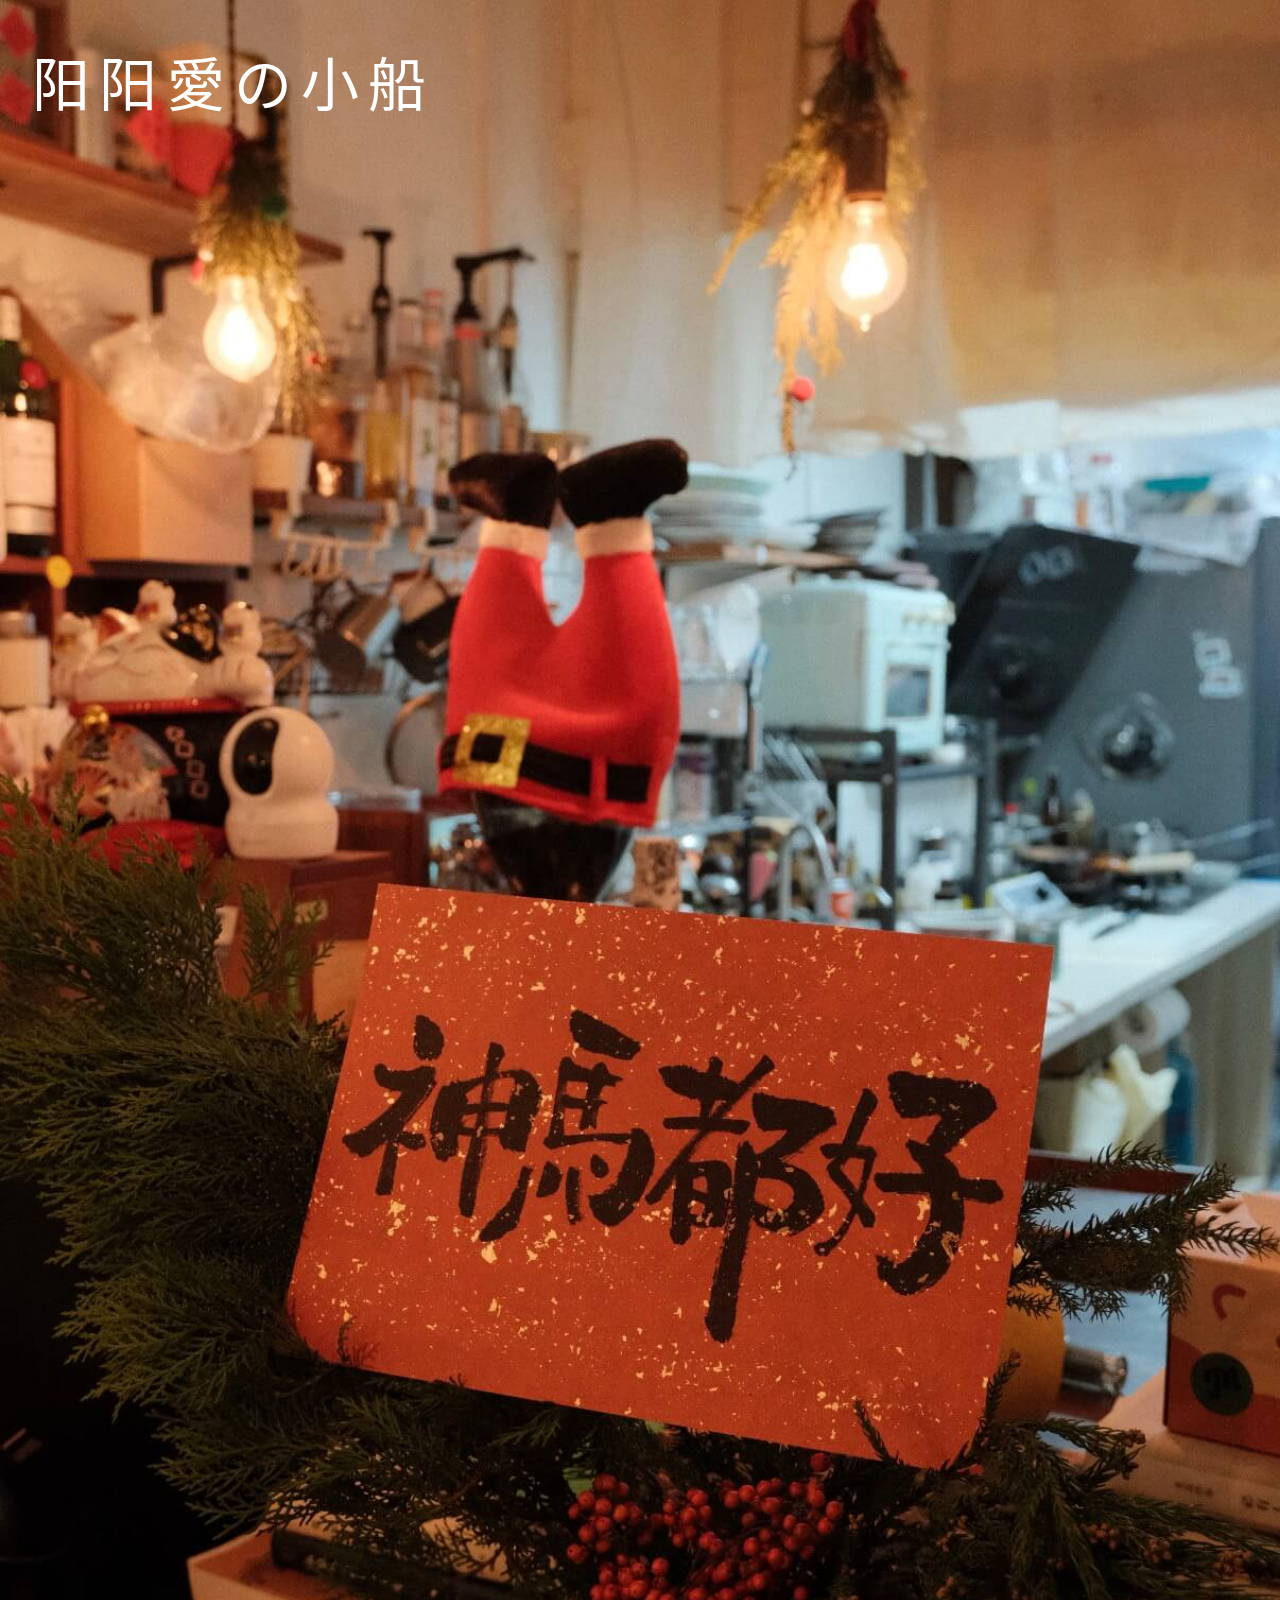
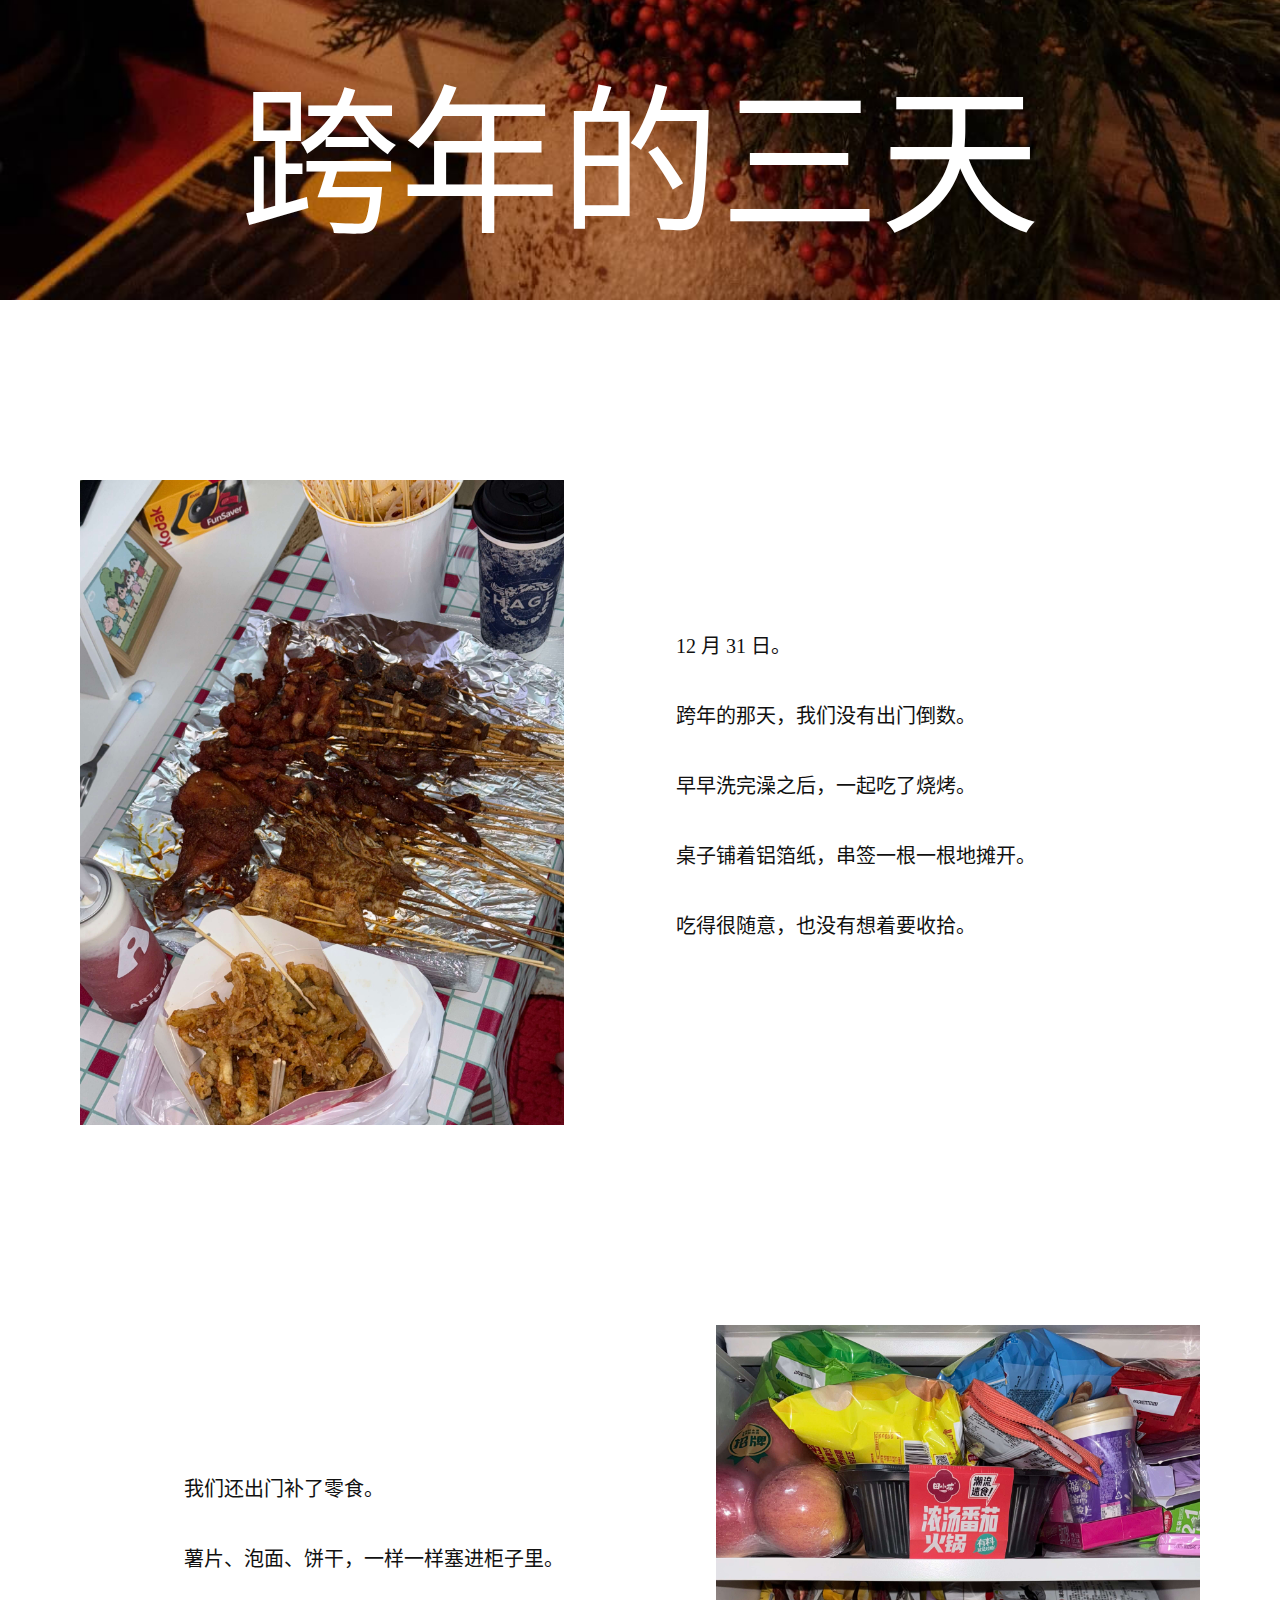
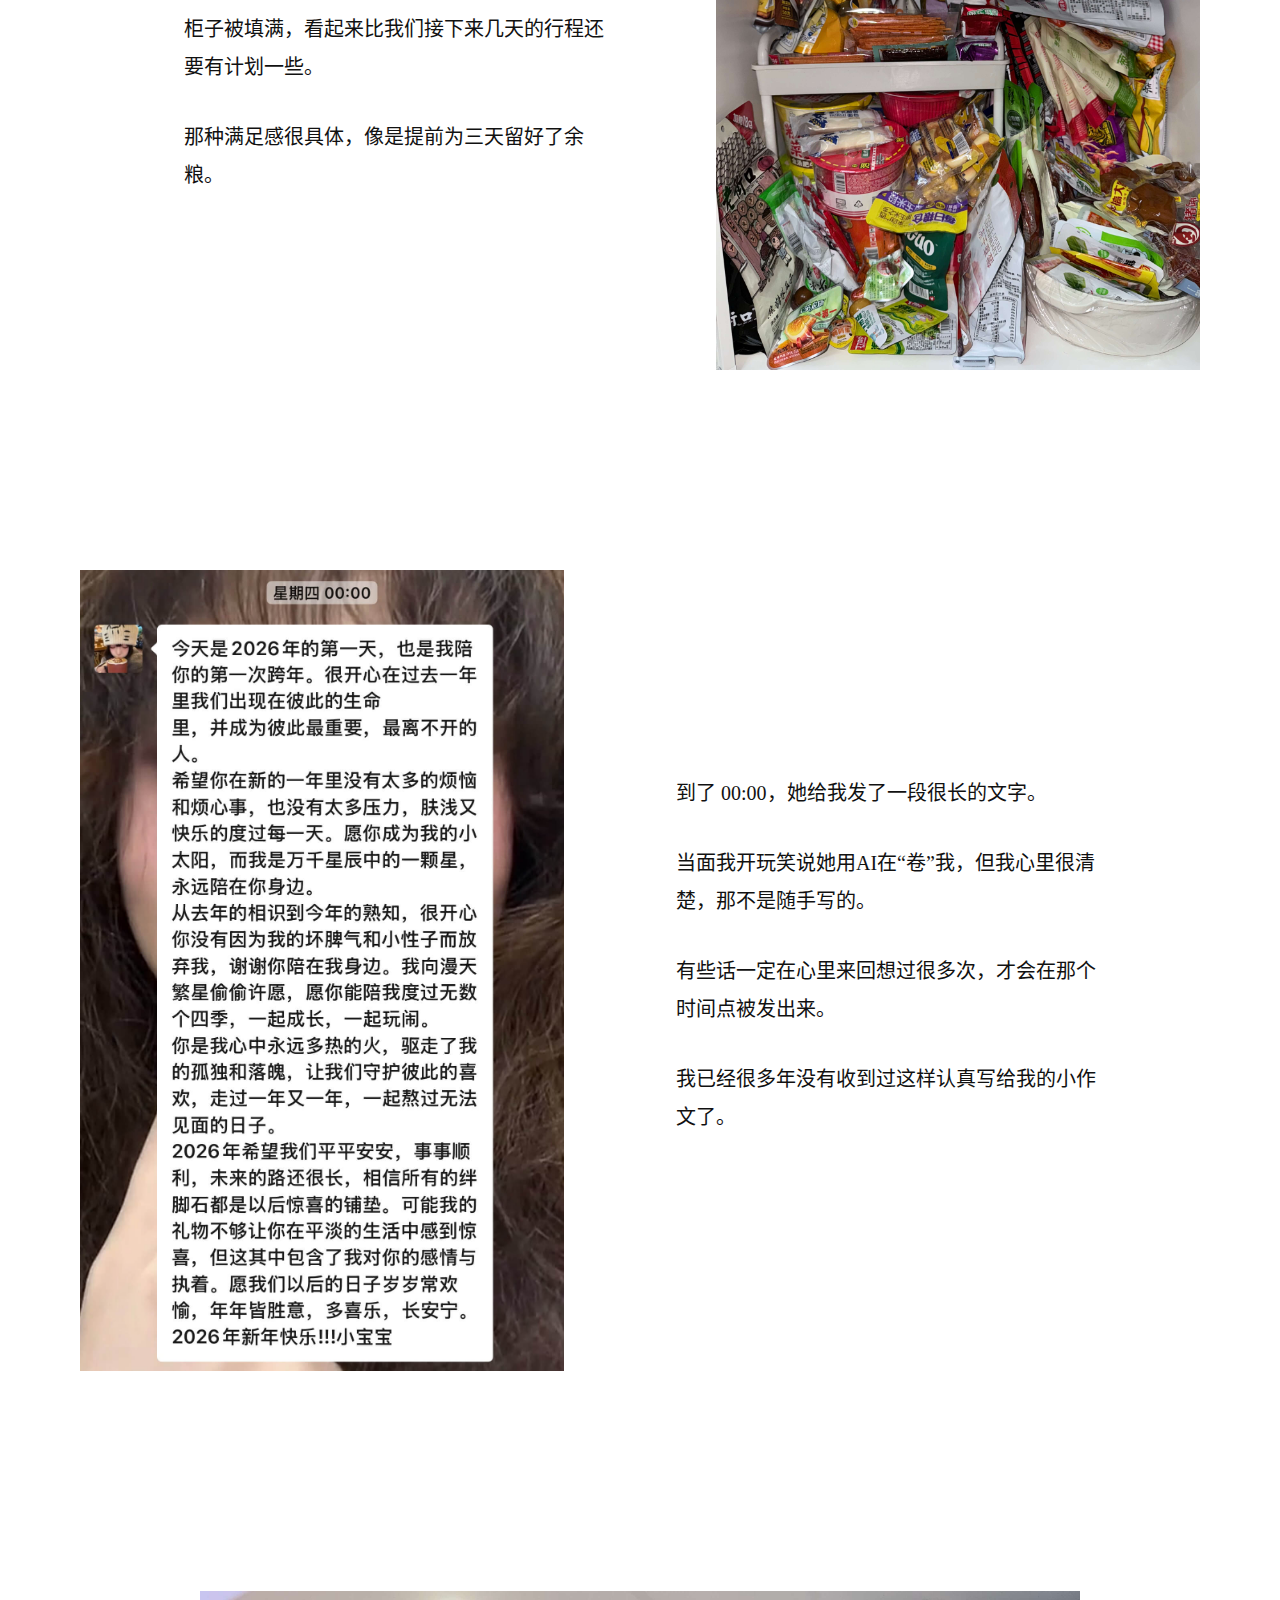
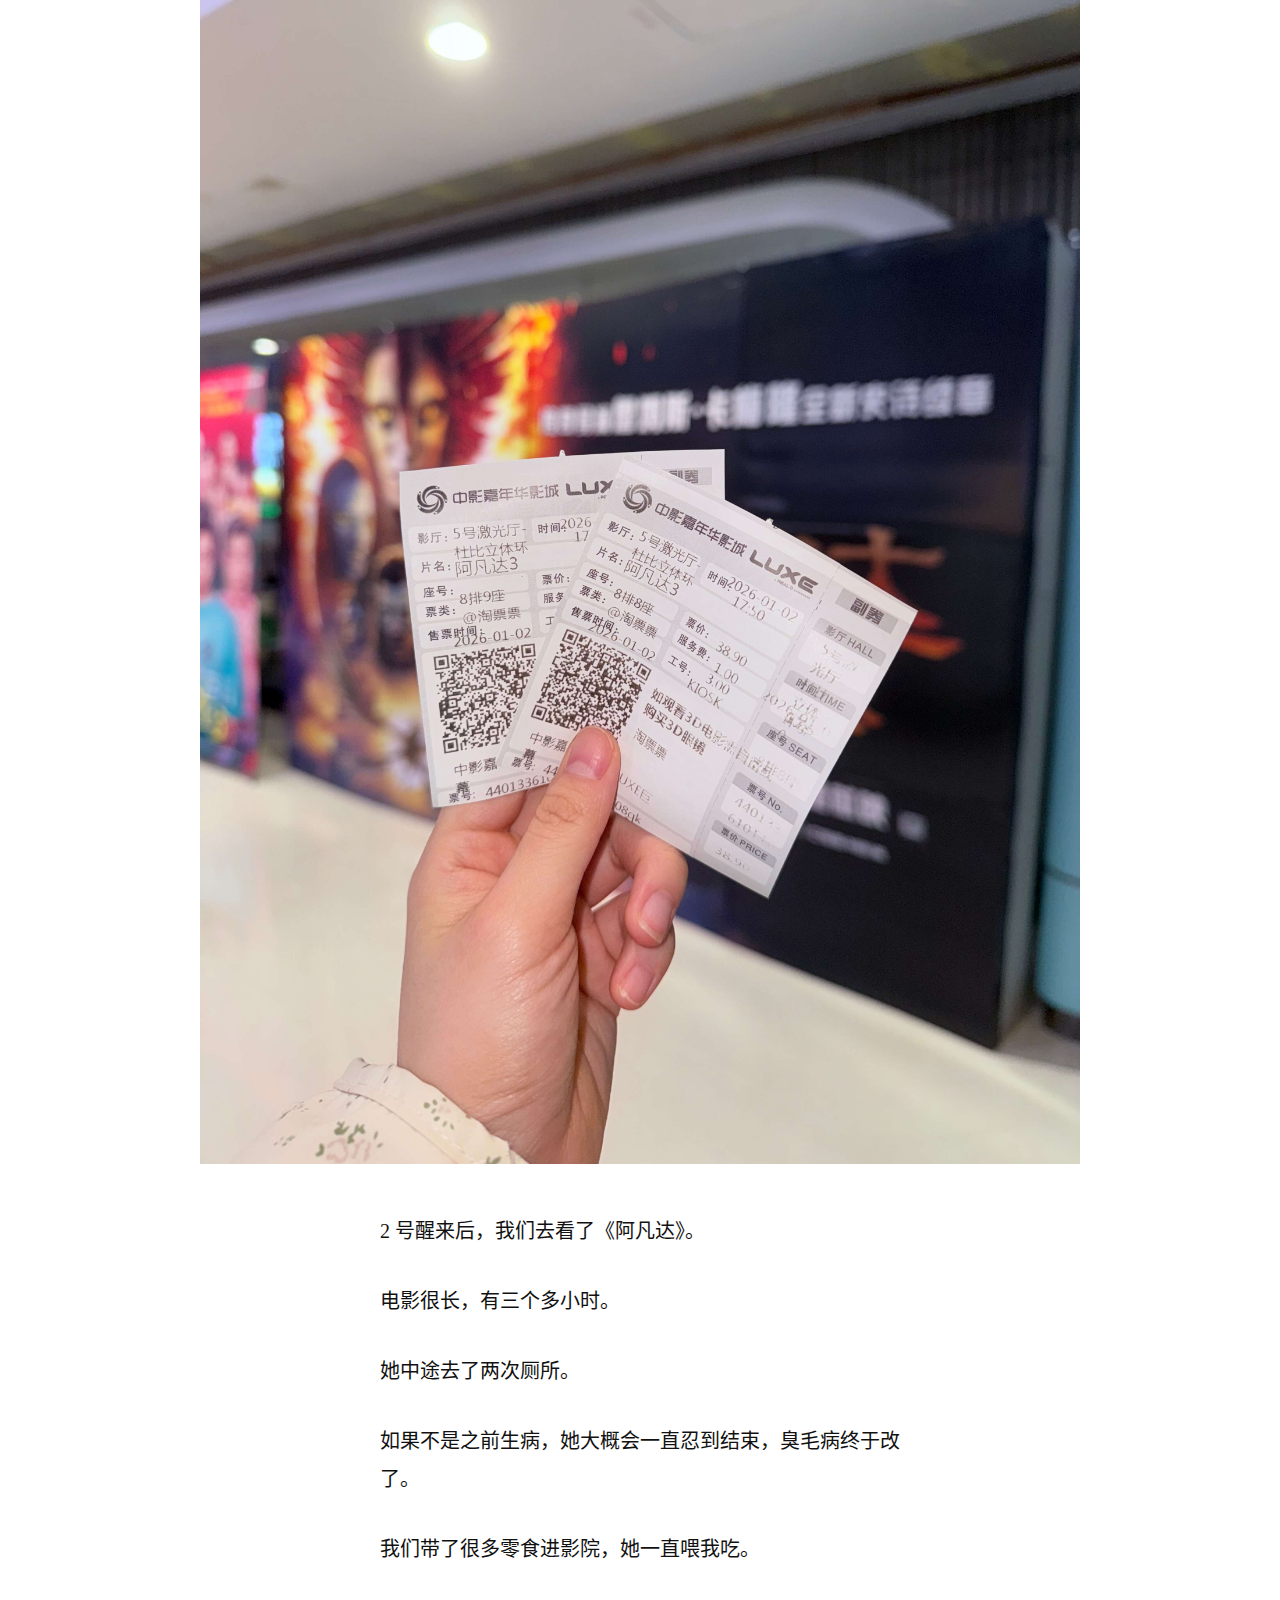
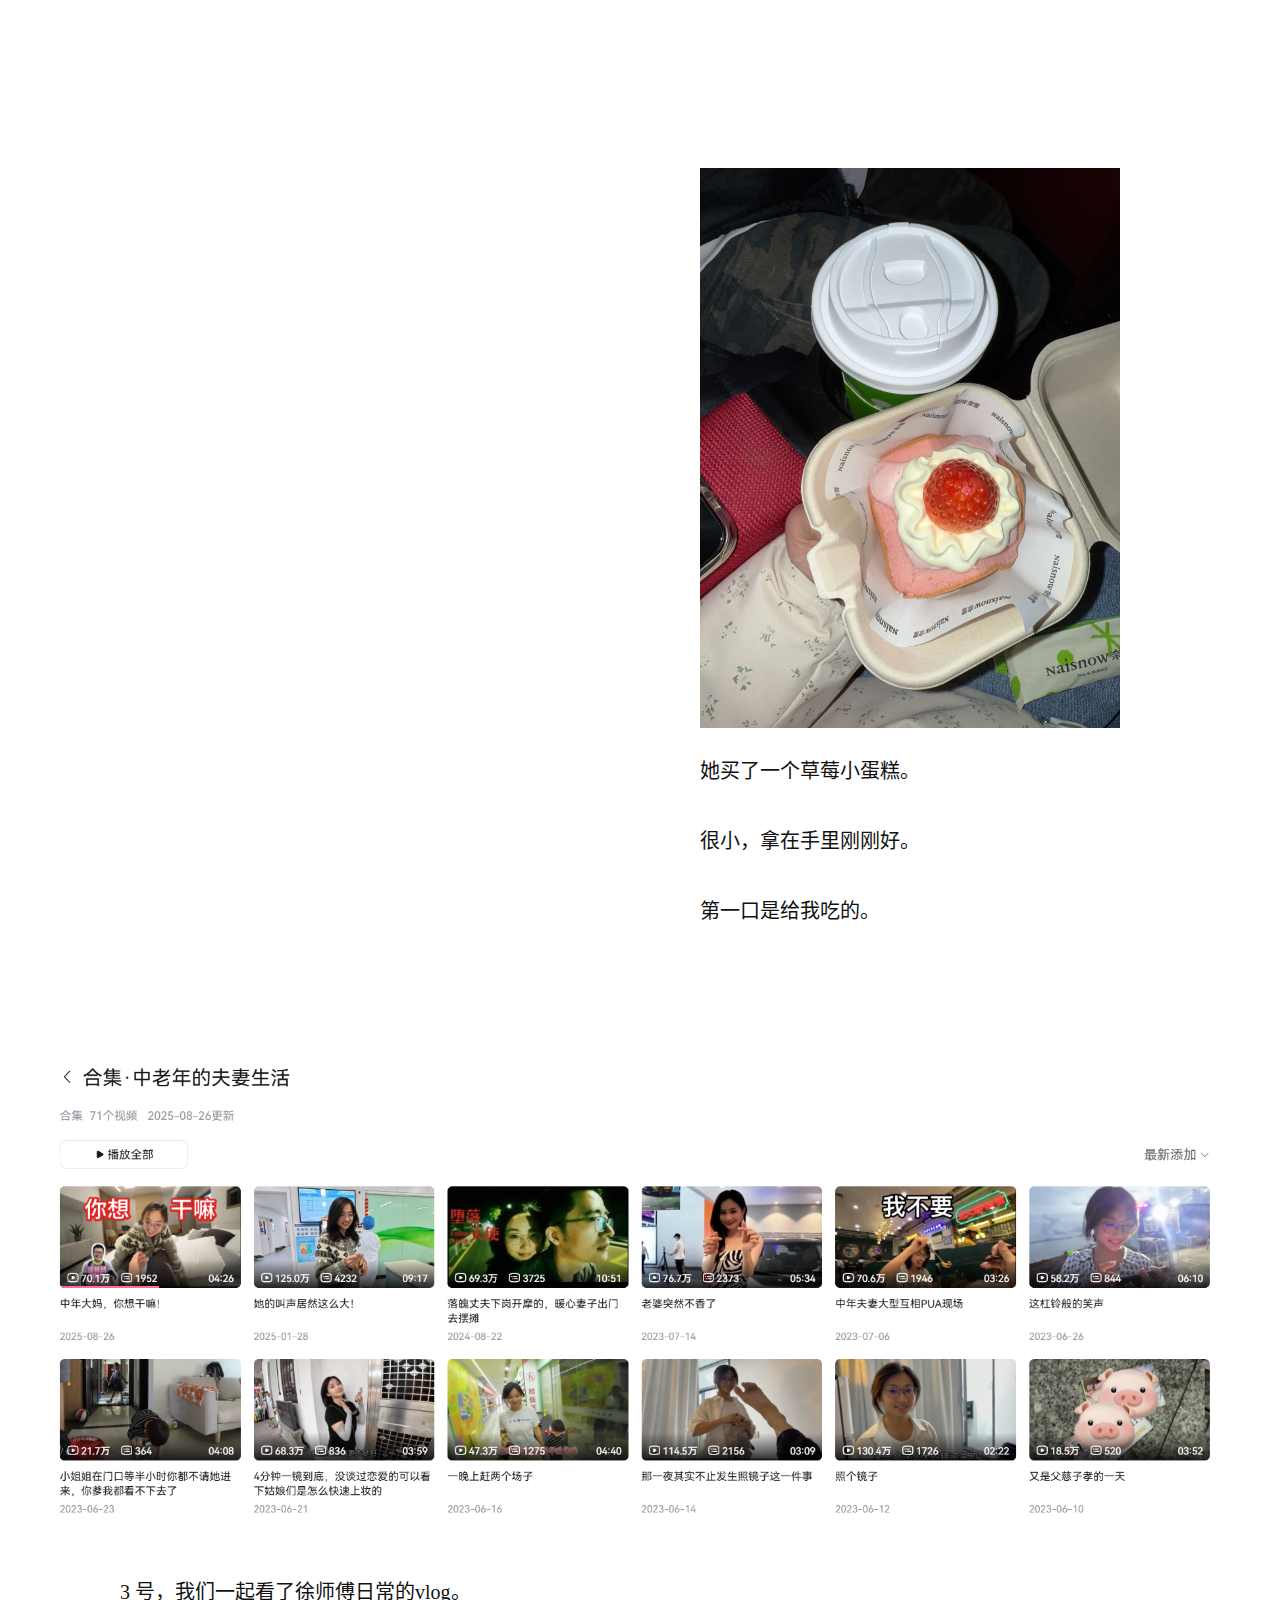
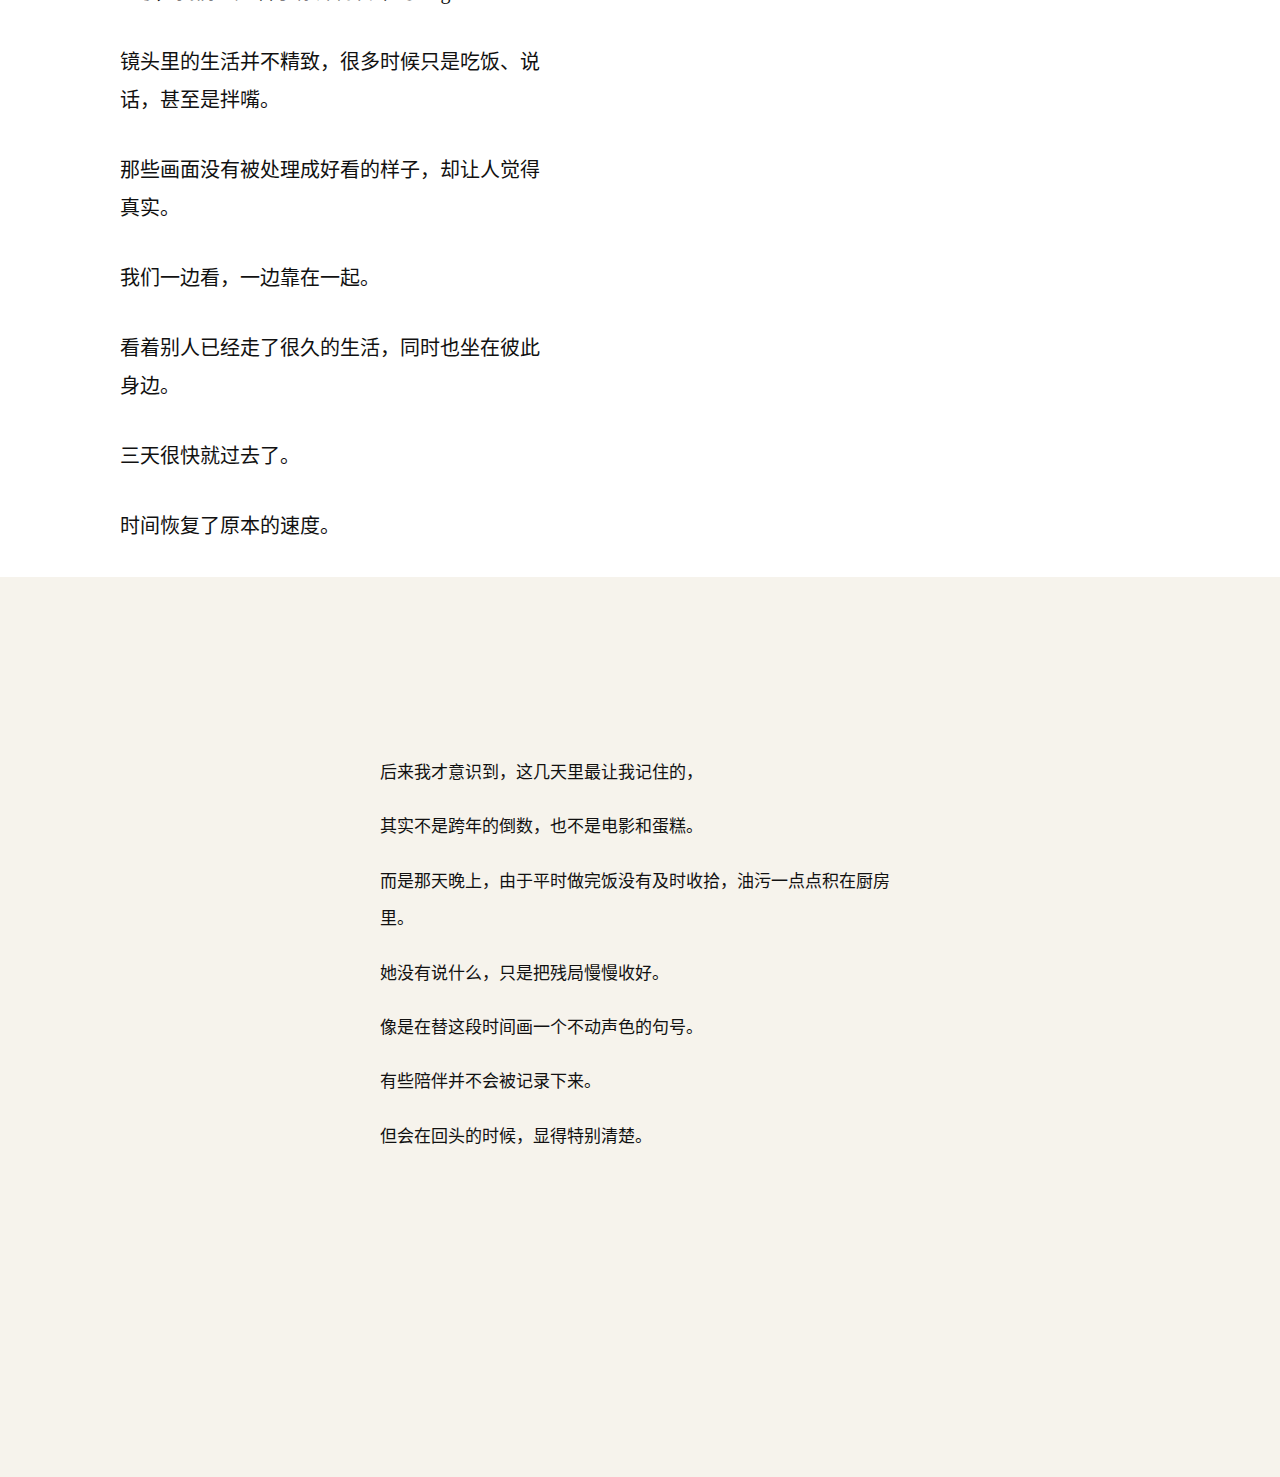
<file: pages/issue-0001.html>
<!DOCTYPE html>
<html lang="zh-CN">
<head>
  <meta charset="UTF-8" />
  <title>跨年的三天</title>
  <link rel="stylesheet" href="../css/issue.css" />
</head>

<body>

<main class="issue">

  <!-- 封面 -->
  <section class="cover">
    <div class="cover-inner">
      <img src="../images/daily/issue-0001/issue-0001-cover.jpg" alt="封面">
      <div class="cover-brand">阳阳愛の小船</div>
      <h1 class="cover-title">跨年的三天</h1>
    </div>
  </section>

  <!-- 01 -->
  <section class="pair">
    <figure>
      <img src="../images/daily/issue-0001/issue-0001-01.jpg" alt="">
    </figure>
    <div class="text">
      <p>12 月 31 日。</p>
      <p>跨年的那天，我们没有出门倒数。</p>
      <p>早早洗完澡之后，一起吃了烧烤。</p>
      <p>桌子铺着铝箔纸，串签一根一根地摊开。</p>
      <p>吃得很随意，也没有想着要收拾。</p>
    </div>
  </section>

  <!-- 02 -->
  <section class="pair swap">
    <figure>
      <img src="../images/daily/issue-0001/issue-0001-02.jpg" alt="">
    </figure>
    <div class="text">
      <p>我们还出门补了零食。</p>
      <p>薯片、泡面、饼干，一样一样塞进柜子里。</p>
      <p>柜子被填满，看起来比我们接下来几天的行程还要有计划一些。</p>
      <p>那种满足感很具体，像是提前为三天留好了余粮。</p>
    </div>
  </section>

  <!-- 03 -->
  <section class="pair">
    <figure>
      <img src="../images/daily/issue-0001/issue-0001-03.jpg" alt="">
    </figure>
    <div class="text">
      <p>到了 00:00，她给我发了一段很长的文字。</p>
      <p>当面我开玩笑说她用AI在“卷”我，但我心里很清楚，那不是随手写的。</p>
      <p>有些话一定在心里来回想过很多次，才会在那个时间点被发出来。</p>
      <p>我已经很多年没有收到过这样认真写给我的小作文了。</p>
    </div>
  </section>

  <!-- 04 -->
  <section class="feature">
    <img src="../images/daily/issue-0001/issue-0001-04.jpg" alt="">
    <div class="text">
      <p>2 号醒来后，我们去看了《阿凡达》。</p>
      <p>电影很长，有三个多小时。</p>
      <p>她中途去了两次厕所。</p>
      <p>如果不是之前生病，她大概会一直忍到结束，臭毛病终于改了。</p>
      <p>我们带了很多零食进影院，她一直喂我吃。</p>
    </div>
  </section>

  <!-- 05 -->
  <section class="supplement">
    <img src="../images/daily/issue-0001/issue-0001-05.jpg" alt="">
    <div class="text">
      <p>她买了一个草莓小蛋糕。</p>
      <p>很小，拿在手里刚刚好。</p>
      <p>第一口是给我吃的。</p>
    </div>
  </section>

  <!-- 06 -->
  <section class="stack">
    <img src="../images/daily/issue-0001/issue-0001-06.jpg" alt="">
    <div class="text">
      <p>3 号，我们一起看了徐师傅日常的vlog。</p>
      <p>镜头里的生活并不精致，很多时候只是吃饭、说话，甚至是拌嘴。</p>
      <p>那些画面没有被处理成好看的样子，却让人觉得真实。</p>
      <p>我们一边看，一边靠在一起。</p>
      <p>看着别人已经走了很久的生活，同时也坐在彼此身边。</p>
      <p>三天很快就过去了。</p>
      <p>时间恢复了原本的速度。</p>
    </div>
  </section>

  <!-- 总结 -->
  <section class="ending">
    <div class="ending-inner">
      <p>后来我才意识到，这几天里最让我记住的，</p>
      <p>其实不是跨年的倒数，也不是电影和蛋糕。</p>
      <p>而是那天晚上，由于平时做完饭没有及时收拾，油污一点点积在厨房里。</p>
      <p>她没有说什么，只是把残局慢慢收好。</p>
      <p>像是在替这段时间画一个不动声色的句号。</p>
      <p>有些陪伴并不会被记录下来。</p>
      <p>但会在回头的时候，显得特别清楚。</p>
    </div>
  </section>

</main>

</body>
</html>
</file>
<file: css/issue.css>
* {
  box-sizing: border-box;
}

body {
  margin: 0;
  background: #fff;
  color: #111;
}

img {
  width: 100%;
  display: block;
}

/* ================= 主体 ================= */

/* 正文：无条件 TitleWenKai（电脑 + 手机） */
.issue {
  max-width: 1200px;
  margin: 0 auto;

  font-family: "TitleWenKai", "Kaiti SC", serif !important;
  font-size: 20px;
  line-height: 1.9;
}

/* ================= 封面 ================= */

.cover {
  width: 100vw;
  margin-left: calc(50% - 50vw);
}

.cover-inner {
  position: relative;
}

.cover-inner img {
  width: 100%;
  height: auto;
}

/* ❗只有这两个用封面字体 */

/* 封面左上角刊名 */
.cover-brand {
  position: absolute;
  top: 32px;
  left: 32px;

  font-family:
    "Songti SC",
    "STSong",
    "Noto Serif SC",
    "Source Han Serif SC",
    serif !important;

  font-size: 58px;
  letter-spacing: 0.16em;
  color: #fff;
  z-index: 2;
}

/* 封面标题 */
.cover-title {
  position: absolute;
  left: 0;
  right: 0;
  bottom: 50px;

  margin: 0;
  padding: 0 24px;

  text-align: center;
  color: #fff;
  font-weight: normal;

  font-family:
    "Songti SC",
    "STSong",
    "Noto Serif SC",
    "Source Han Serif SC",
    serif !important;

  font-size: clamp(160px, 8vw, 160px);
  line-height: 1.05;

  z-index: 2;
}

/* ================= Pair ================= */

@media (min-width: 769px) {
  .pair {
    display: grid;
    grid-template-columns: 1fr 1fr;
    gap: 72px;
    margin: 160px auto;
    align-items: center;
  }

  .pair.swap {
    direction: rtl;
  }

  .pair.swap > * {
    direction: ltr;
  }
}

.text {
  max-width: 420px;
}

.text p {
  margin: 0 0 1.6em;
}

/* ================= 04 ================= */

.feature {
  max-width: 1100px;
  margin: 200px auto;
}

.feature img {
  max-width: 880px;
  margin: 0 auto;
}

.feature .text {
  max-width: 520px;
  margin: 48px auto 0;
}

/* ================= 05 ================= */

.supplement {
  max-width: 420px;
  margin: 120px 120px 120px auto;
}

.supplement .text {
  margin-top: 24px;
}

/* ================= 06 ================= */

.stack .text {
  max-width: 420px;
  margin-top: 48px;
  margin-left: 80px;
}

/* ================= 总结 ================= */

.ending {
  width: 100vw;
  min-height: 100vh;
  margin-left: calc(50% - 50vw);
  background: #f6f3ec;
  padding: 160px 24px;
}

.ending-inner {
  max-width: 520px;
  margin: 0 auto;
  font-size: 17px;
  line-height: 2.2;
}

/* ================= 手机端 ================= */

@media (max-width: 768px) {

  /* 不动 font-family */
  .issue {
    font-size: 20px;
    line-height: 2;
  }

  .cover-brand {
    top: 20px;
    left: 20px;
    font-size: 42px;
    letter-spacing: 0.12em;
  }

  .cover-title {
    bottom: 80px;
    font-size: clamp(42px, 12vw, 64px);
    padding: 0 20px;
  }

  .pair,
  .feature,
  .supplement,
  .stack {
    margin: 120px auto;
  }

  .supplement {
    margin-left: auto;
    margin-right: auto;
  }
}
</file>
